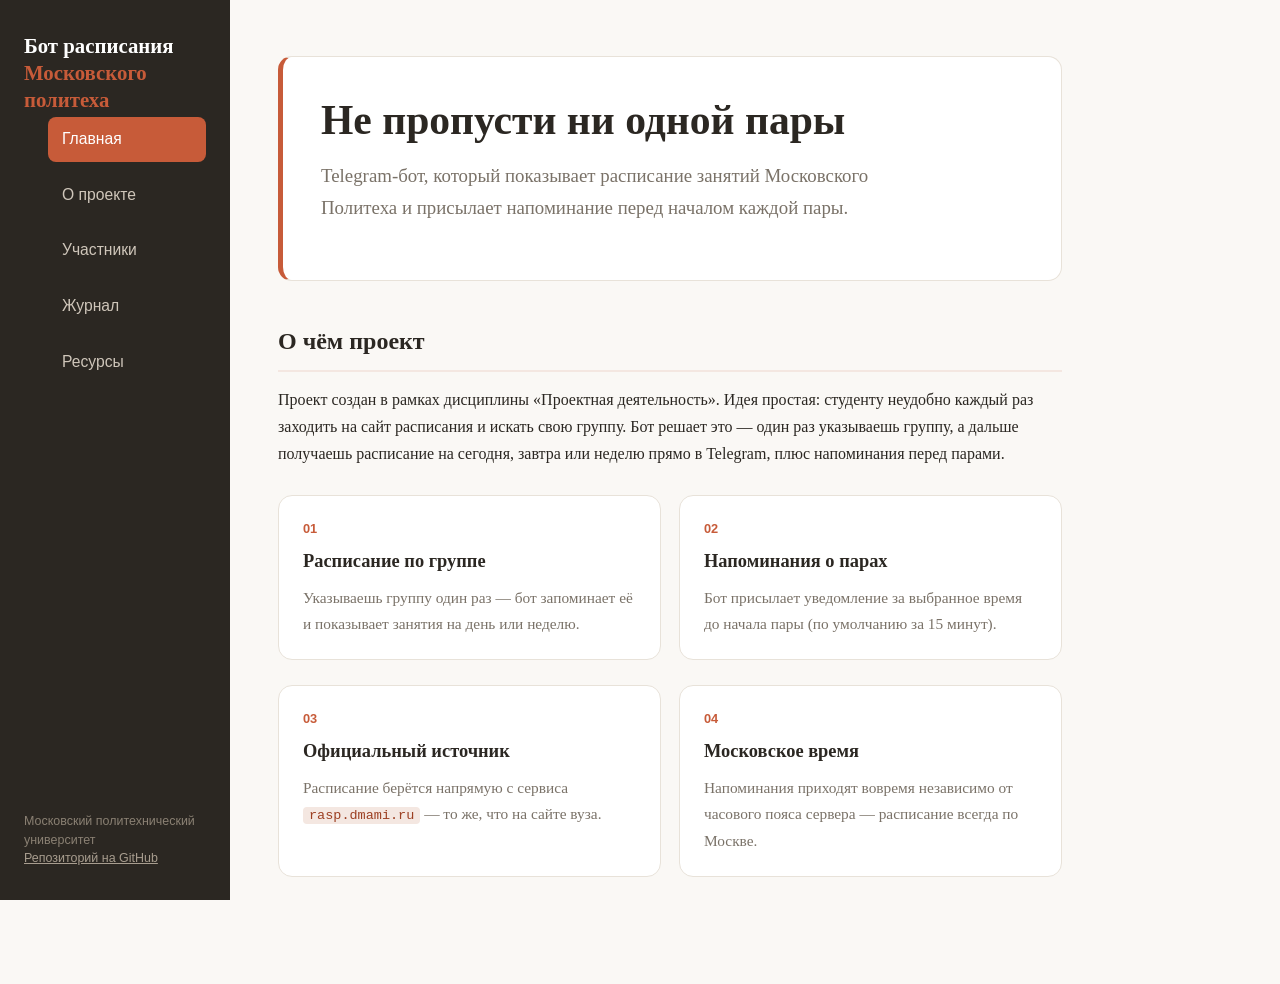
<file: site/index.html>
<!DOCTYPE html>
<html lang="ru">
<head>
    <meta charset="UTF-8">
    <meta name="viewport" content="width=device-width, initial-scale=1.0">
    <title>Бот расписания Московского политеха</title>
    <link rel="stylesheet" href="css/style.css">
</head>
<body>
    <div class="layout">

        <!-- Боковое меню -->
        <aside class="sidebar">
            <a href="index.html" class="sidebar__brand">Бот расписания<br><span>Московского политеха</span></a>
            <nav>
                <ul class="sidebar__nav">
                    <li><a href="index.html" class="is-active">Главная</a></li>
                    <li><a href="about.html">О проекте</a></li>
                    <li><a href="team.html">Участники</a></li>
                    <li><a href="journal.html">Журнал</a></li>
                    <li><a href="resources.html">Ресурсы</a></li>
                </ul>
            </nav>
            <div class="sidebar__footer">
                Московский политехнический университет<br>
                <a href="https://github.com/chivapses/practice-2026-1">Репозиторий на GitHub</a>
            </div>
        </aside>

        <!-- Контент -->
        <main class="content">

            <section class="hero">
                <h1 class="hero__title">Не пропусти ни одной пары</h1>
                <p class="hero__lead">
                    Telegram-бот, который показывает расписание занятий Московского
                    Политеха и присылает напоминание перед началом каждой пары.
                </p>
            </section>

            <h2>О чём проект</h2>
            <p>
                Проект создан в рамках дисциплины «Проектная деятельность». Идея простая:
                студенту неудобно каждый раз заходить на сайт расписания и искать свою группу.
                Бот решает это — один раз указываешь группу, а дальше получаешь расписание
                на сегодня, завтра или неделю прямо в Telegram, плюс напоминания перед парами.
            </p>

            <ol class="features">
                <li class="feature">
                    <div class="feature__num">01</div>
                    <h3>Расписание по группе</h3>
                    <p>Указываешь группу один раз — бот запоминает её и показывает занятия на день или неделю.</p>
                </li>
                <li class="feature">
                    <div class="feature__num">02</div>
                    <h3>Напоминания о парах</h3>
                    <p>Бот присылает уведомление за выбранное время до начала пары (по умолчанию за 15 минут).</p>
                </li>
                <li class="feature">
                    <div class="feature__num">03</div>
                    <h3>Официальный источник</h3>
                    <p>Расписание берётся напрямую с сервиса <code>rasp.dmami.ru</code> — то же, что на сайте вуза.</p>
                </li>
                <li class="feature">
                    <div class="feature__num">04</div>
                    <h3>Московское время</h3>
                    <p>Напоминания приходят вовремя независимо от часового пояса сервера — расписание всегда по Москве.</p>
                </li>
            </ol>

        </main>
    </div>
</body>
</html>
</file>
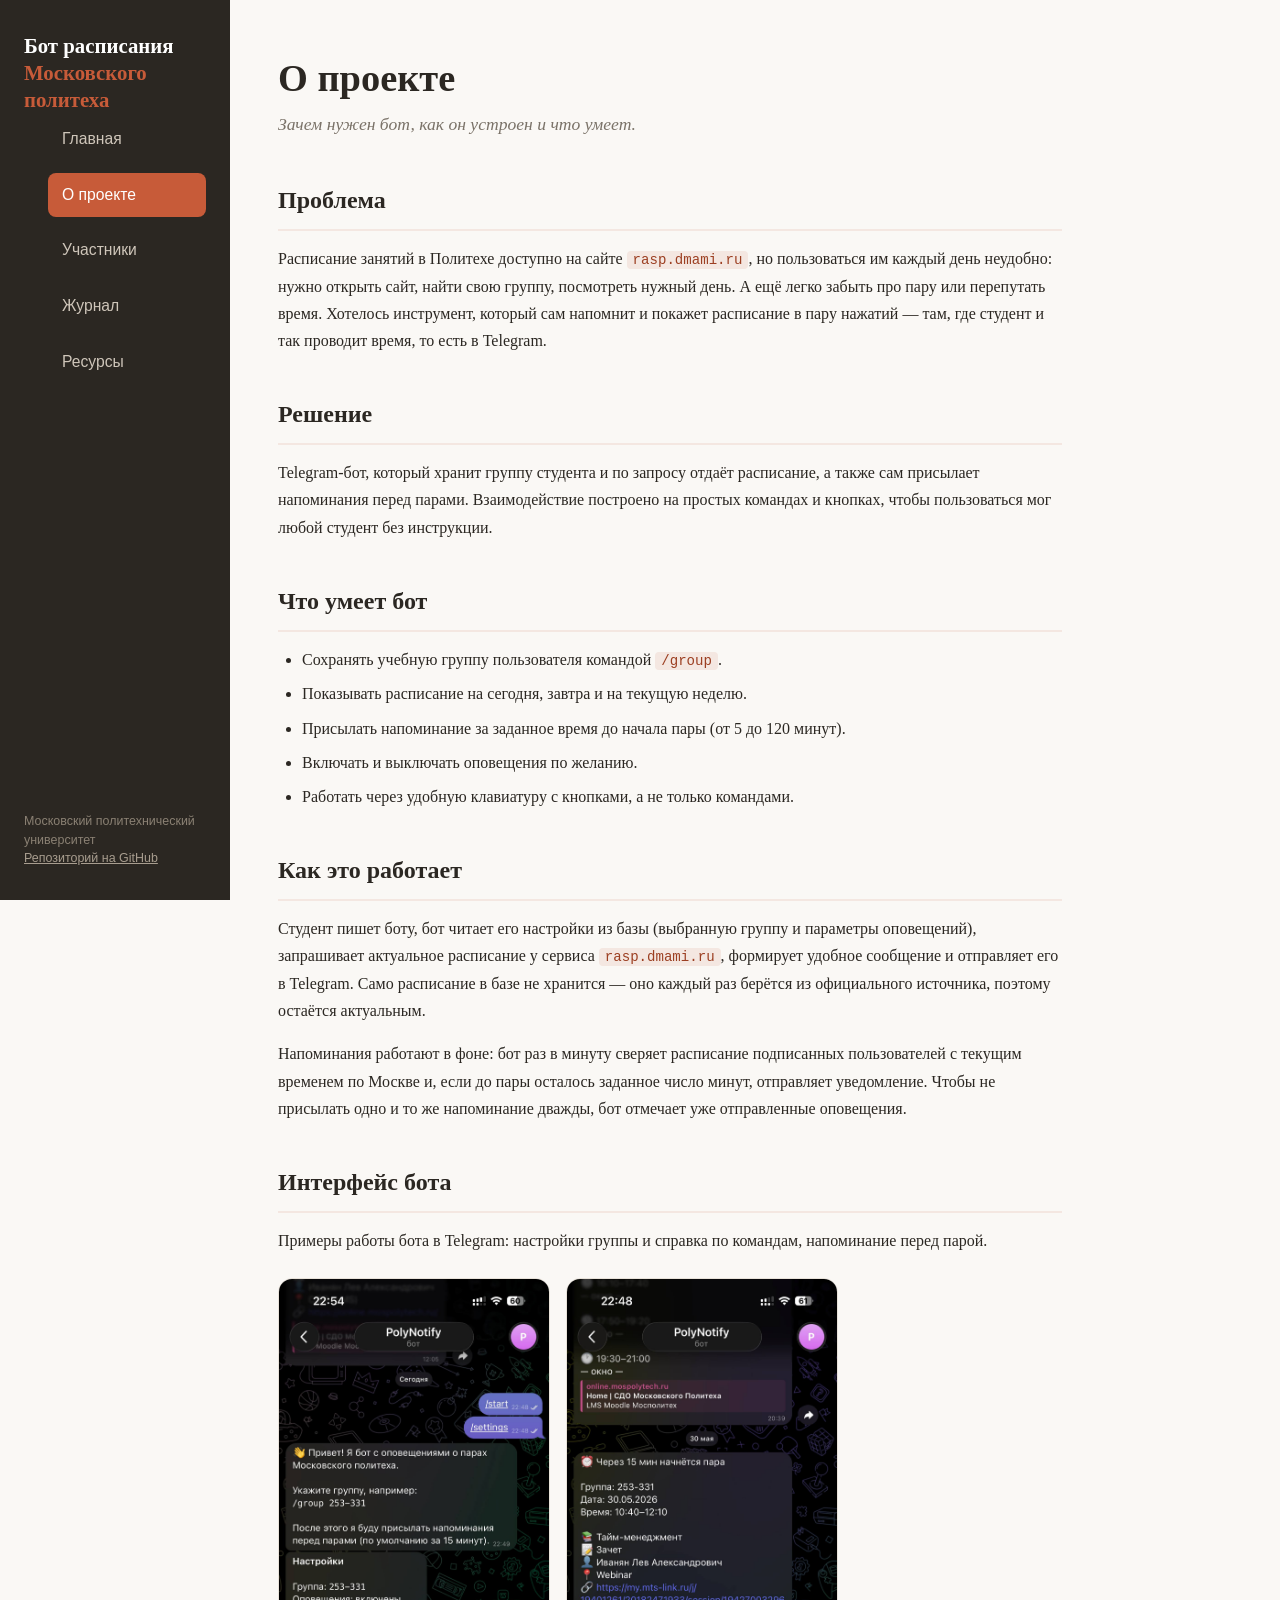
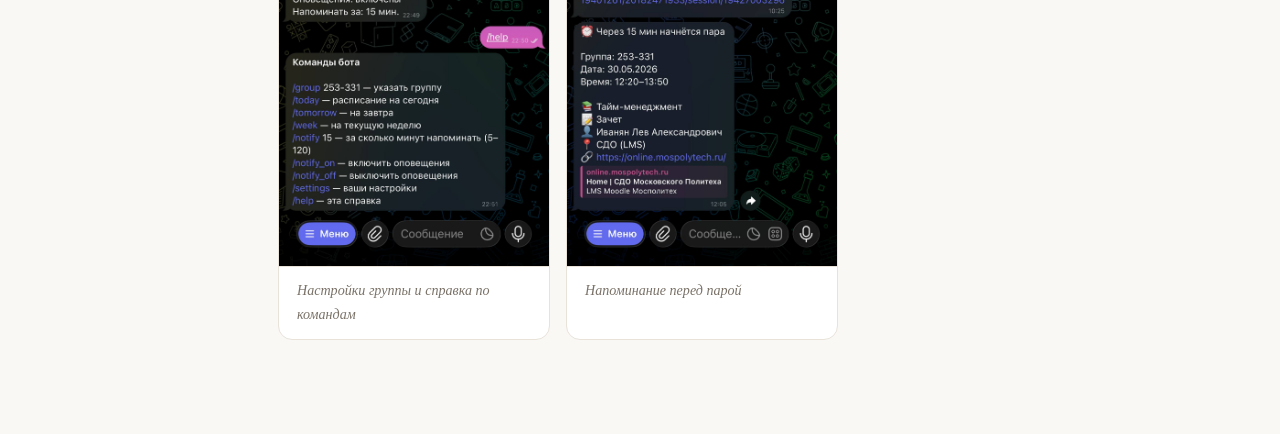
<file: site/about.html>
<!DOCTYPE html>
<html lang="ru">
<head>
    <meta charset="UTF-8">
    <meta name="viewport" content="width=device-width, initial-scale=1.0">
    <title>О проекте — Бот расписания</title>
    <link rel="stylesheet" href="css/style.css">
</head>
<body>
    <div class="layout">

        <aside class="sidebar">
            <a href="index.html" class="sidebar__brand">Бот расписания<br><span>Московского политеха</span></a>
            <nav>
                <ul class="sidebar__nav">
                    <li><a href="index.html">Главная</a></li>
                    <li><a href="about.html" class="is-active">О проекте</a></li>
                    <li><a href="team.html">Участники</a></li>
                    <li><a href="journal.html">Журнал</a></li>
                    <li><a href="resources.html">Ресурсы</a></li>
                </ul>
            </nav>
            <div class="sidebar__footer">
                Московский политехнический университет<br>
                <a href="https://github.com/chivapses/practice-2026-1">Репозиторий на GitHub</a>
            </div>
        </aside>

        <main class="content">

            <h1 class="page-title">О проекте</h1>
            <p class="page-subtitle">Зачем нужен бот, как он устроен и что умеет.</p>

            <h2>Проблема</h2>
            <p>
                Расписание занятий в Политехе доступно на сайте <code>rasp.dmami.ru</code>, но
                пользоваться им каждый день неудобно: нужно открыть сайт, найти свою группу,
                посмотреть нужный день. А ещё легко забыть про пару или перепутать время. Хотелось
                инструмент, который сам напомнит и покажет расписание в пару нажатий — там, где
                студент и так проводит время, то есть в Telegram.
            </p>

            <h2>Решение</h2>
            <p>
                Telegram-бот, который хранит группу студента и по запросу отдаёт расписание, а также
                сам присылает напоминания перед парами. Взаимодействие построено на простых командах
                и кнопках, чтобы пользоваться мог любой студент без инструкции.
            </p>

            <h2>Что умеет бот</h2>
            <ul>
                <li>Сохранять учебную группу пользователя командой <code>/group</code>.</li>
                <li>Показывать расписание на сегодня, завтра и на текущую неделю.</li>
                <li>Присылать напоминание за заданное время до начала пары (от 5 до 120 минут).</li>
                <li>Включать и выключать оповещения по желанию.</li>
                <li>Работать через удобную клавиатуру с кнопками, а не только командами.</li>
            </ul>

            <h2>Как это работает</h2>
            <p>
                Студент пишет боту, бот читает его настройки из базы (выбранную группу и параметры
                оповещений), запрашивает актуальное расписание у сервиса <code>rasp.dmami.ru</code>,
                формирует удобное сообщение и отправляет его в Telegram. Само расписание в базе не
                хранится — оно каждый раз берётся из официального источника, поэтому остаётся актуальным.
            </p>
            <p>
                Напоминания работают в фоне: бот раз в минуту сверяет расписание подписанных
                пользователей с текущим временем по Москве и, если до пары осталось заданное число минут,
                отправляет уведомление. Чтобы не присылать одно и то же напоминание дважды, бот отмечает
                уже отправленные оповещения.
            </p>

            <h2>Интерфейс бота</h2>
            <p>Примеры работы бота в Telegram: настройки группы и справка по командам, напоминание перед парой.</p>

            <div class="shots">
                <figure>
                    <img src="img/52550.jpg" alt="Настройки группы и справка по командам" loading="lazy">
                    <figcaption>Настройки группы и справка по командам</figcaption>
                </figure>
                <figure>
                    <img src="img/52551.jpg" alt="Напоминание перед парой" loading="lazy">
                    <figcaption>Напоминание перед парой</figcaption>
                </figure>
            </div>

        </main>
    </div>
</body>
</html>
</file>
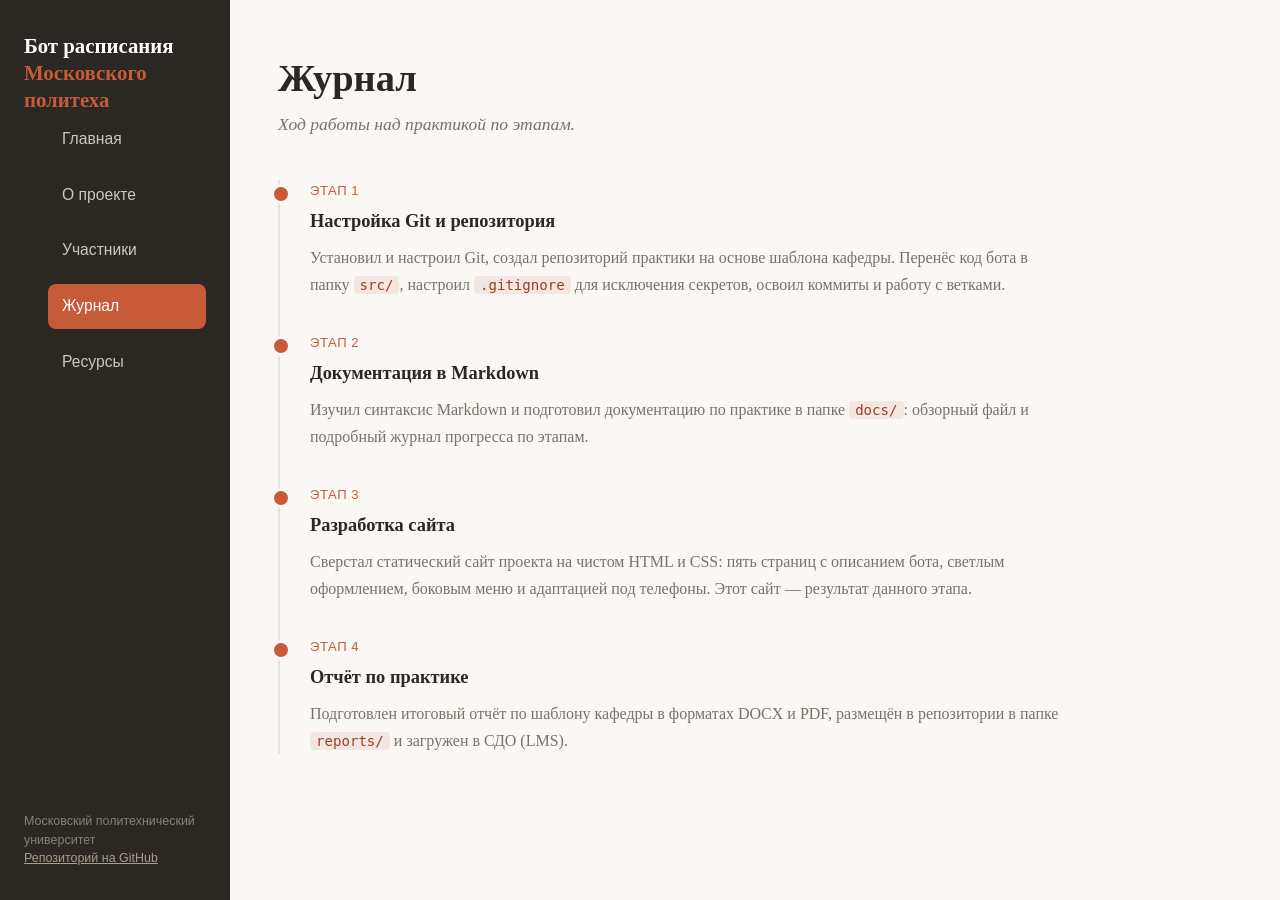
<file: site/journal.html>
<!DOCTYPE html>
<html lang="ru">
<head>
    <meta charset="UTF-8">
    <meta name="viewport" content="width=device-width, initial-scale=1.0">
    <title>Журнал — Бот расписания</title>
    <link rel="stylesheet" href="css/style.css">
</head>
<body>
    <div class="layout">

        <aside class="sidebar">
            <a href="index.html" class="sidebar__brand">Бот расписания<br><span>Московского политеха</span></a>
            <nav>
                <ul class="sidebar__nav">
                    <li><a href="index.html">Главная</a></li>
                    <li><a href="about.html">О проекте</a></li>
                    <li><a href="team.html">Участники</a></li>
                    <li><a href="journal.html" class="is-active">Журнал</a></li>
                    <li><a href="resources.html">Ресурсы</a></li>
                </ul>
            </nav>
            <div class="sidebar__footer">
                Московский политехнический университет<br>
                <a href="https://github.com/chivapses/practice-2026-1">Репозиторий на GitHub</a>
            </div>
        </aside>

        <main class="content">

            <h1 class="page-title">Журнал</h1>
            <p class="page-subtitle">Ход работы над практикой по этапам.</p>

            <div class="timeline">

                <div class="tl-item">
                    <div class="tl-item__date">Этап 1</div>
                    <h3>Настройка Git и репозитория</h3>
                    <p>
                        Установил и настроил Git, создал репозиторий практики на основе шаблона
                        кафедры. Перенёс код бота в папку <code>src/</code>, настроил
                        <code>.gitignore</code> для исключения секретов, освоил коммиты и работу с ветками.
                    </p>
                </div>

                <div class="tl-item">
                    <div class="tl-item__date">Этап 2</div>
                    <h3>Документация в Markdown</h3>
                    <p>
                        Изучил синтаксис Markdown и подготовил документацию по практике в папке
                        <code>docs/</code>: обзорный файл и подробный журнал прогресса по этапам.
                    </p>
                </div>

                <div class="tl-item">
                    <div class="tl-item__date">Этап 3</div>
                    <h3>Разработка сайта</h3>
                    <p>
                        Сверстал статический сайт проекта на чистом HTML и CSS: пять страниц с
                        описанием бота, светлым оформлением, боковым меню и адаптацией под телефоны.
                        Этот сайт — результат данного этапа.
                    </p>
                </div>

                <div class="tl-item">
                    <div class="tl-item__date">Этап 4</div>
                    <h3>Отчёт по практике</h3>
                    <p>
                        Подготовлен итоговый отчёт по шаблону кафедры в форматах DOCX и PDF,
                        размещён в репозитории в папке <code>reports/</code> и загружен в СДО (LMS).
                    </p>
                </div>

            </div>

        </main>
    </div>
</body>
</html>
</file>
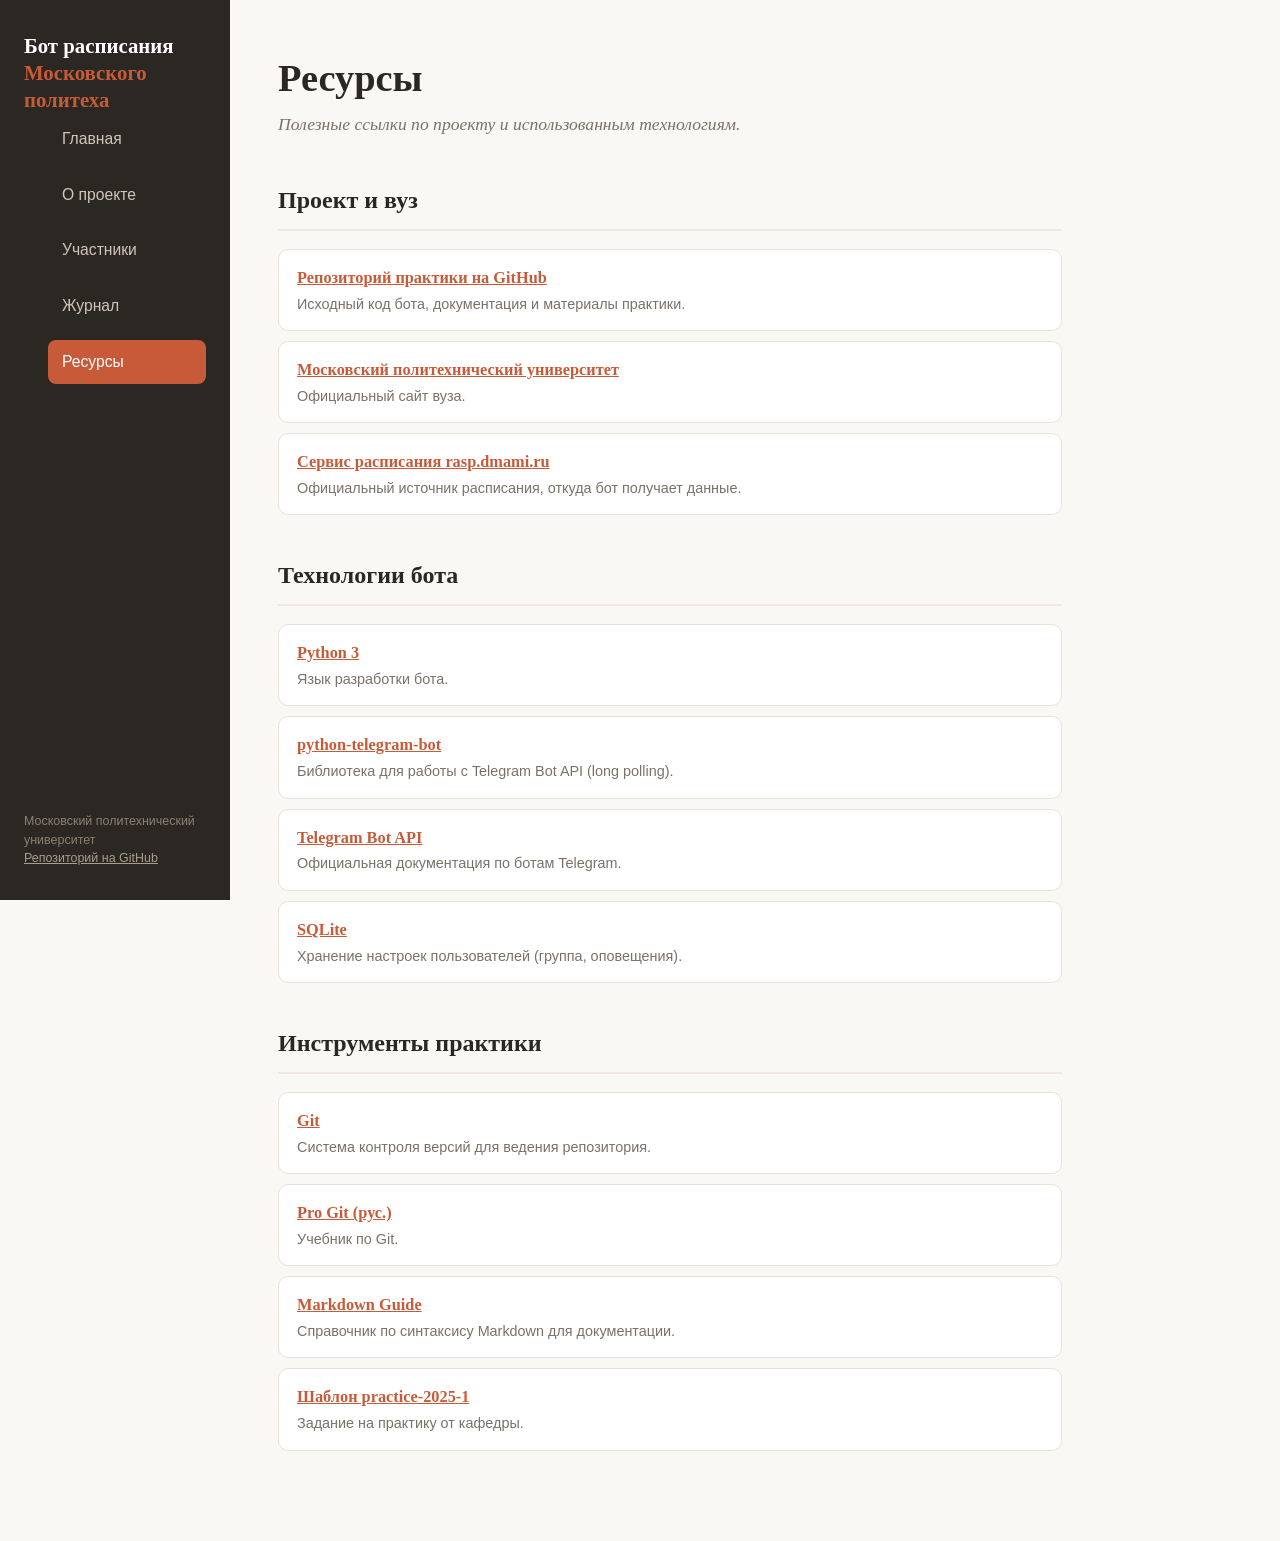
<file: site/resources.html>
<!DOCTYPE html>
<html lang="ru">
<head>
    <meta charset="UTF-8">
    <meta name="viewport" content="width=device-width, initial-scale=1.0">
    <title>Ресурсы — Бот расписания</title>
    <link rel="stylesheet" href="css/style.css">
</head>
<body>
    <div class="layout">

        <aside class="sidebar">
            <a href="index.html" class="sidebar__brand">Бот расписания<br><span>Московского политеха</span></a>
            <nav>
                <ul class="sidebar__nav">
                    <li><a href="index.html">Главная</a></li>
                    <li><a href="about.html">О проекте</a></li>
                    <li><a href="team.html">Участники</a></li>
                    <li><a href="journal.html">Журнал</a></li>
                    <li><a href="resources.html" class="is-active">Ресурсы</a></li>
                </ul>
            </nav>
            <div class="sidebar__footer">
                Московский политехнический университет<br>
                <a href="https://github.com/chivapses/practice-2026-1">Репозиторий на GitHub</a>
            </div>
        </aside>

        <main class="content">

            <h1 class="page-title">Ресурсы</h1>
            <p class="page-subtitle">Полезные ссылки по проекту и использованным технологиям.</p>

            <h2>Проект и вуз</h2>
            <ul class="reslist">
                <li>
                    <a href="https://github.com/chivapses/practice-2026-1">Репозиторий практики на GitHub</a>
                    <span>Исходный код бота, документация и материалы практики.</span>
                </li>
                <li>
                    <a href="https://mospolytech.ru/">Московский политехнический университет</a>
                    <span>Официальный сайт вуза.</span>
                </li>
                <li>
                    <a href="https://rasp.dmami.ru/">Сервис расписания rasp.dmami.ru</a>
                    <span>Официальный источник расписания, откуда бот получает данные.</span>
                </li>
            </ul>

            <h2>Технологии бота</h2>
            <ul class="reslist">
                <li>
                    <a href="https://www.python.org/">Python 3</a>
                    <span>Язык разработки бота.</span>
                </li>
                <li>
                    <a href="https://docs.python-telegram-bot.org/">python-telegram-bot</a>
                    <span>Библиотека для работы с Telegram Bot API (long polling).</span>
                </li>
                <li>
                    <a href="https://core.telegram.org/bots/api">Telegram Bot API</a>
                    <span>Официальная документация по ботам Telegram.</span>
                </li>
                <li>
                    <a href="https://www.sqlite.org/">SQLite</a>
                    <span>Хранение настроек пользователей (группа, оповещения).</span>
                </li>
            </ul>

            <h2>Инструменты практики</h2>
            <ul class="reslist">
                <li>
                    <a href="https://git-scm.com/">Git</a>
                    <span>Система контроля версий для ведения репозитория.</span>
                </li>
                <li>
                    <a href="https://git-scm.com/book/ru/v2">Pro Git (рус.)</a>
                    <span>Учебник по Git.</span>
                </li>
                <li>
                    <a href="https://www.markdownguide.org/">Markdown Guide</a>
                    <span>Справочник по синтаксису Markdown для документации.</span>
                </li>
                <li>
                    <a href="https://github.com/mospol/practice-2025-1">Шаблон practice-2025-1</a>
                    <span>Задание на практику от кафедры.</span>
                </li>
            </ul>

        </main>
    </div>
</body>
</html>
</file>
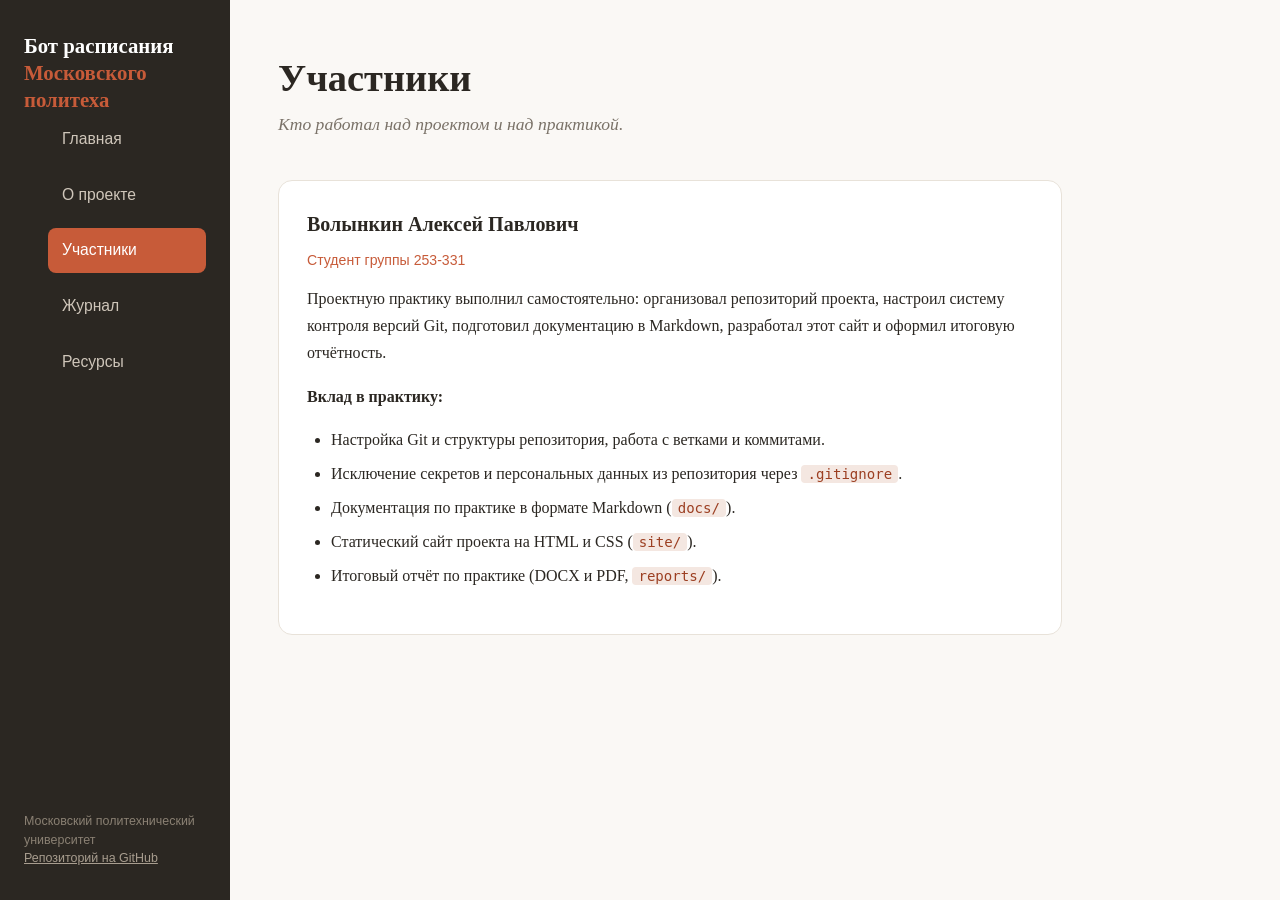
<file: site/team.html>
<!DOCTYPE html>
<html lang="ru">
<head>
    <meta charset="UTF-8">
    <meta name="viewport" content="width=device-width, initial-scale=1.0">
    <title>Участники — Бот расписания</title>
    <link rel="stylesheet" href="css/style.css">
</head>
<body>
    <div class="layout">

        <aside class="sidebar">
            <a href="index.html" class="sidebar__brand">Бот расписания<br><span>Московского политеха</span></a>
            <nav>
                <ul class="sidebar__nav">
                    <li><a href="index.html">Главная</a></li>
                    <li><a href="about.html">О проекте</a></li>
                    <li><a href="team.html" class="is-active">Участники</a></li>
                    <li><a href="journal.html">Журнал</a></li>
                    <li><a href="resources.html">Ресурсы</a></li>
                </ul>
            </nav>
            <div class="sidebar__footer">
                Московский политехнический университет<br>
                <a href="https://github.com/chivapses/practice-2026-1">Репозиторий на GitHub</a>
            </div>
        </aside>

        <main class="content">

            <h1 class="page-title">Участники</h1>
            <p class="page-subtitle">Кто работал над проектом и над практикой.</p>

            <div class="member">
                <h3>Волынкин Алексей Павлович</h3>
                <div class="member__role">Студент группы 253-331</div>
                <p>
                    Проектную практику выполнил самостоятельно: организовал репозиторий проекта,
                    настроил систему контроля версий Git, подготовил документацию в Markdown,
                    разработал этот сайт и оформил итоговую отчётность.
                </p>

                <p><strong>Вклад в практику:</strong></p>
                <ul>
                    <li>Настройка Git и структуры репозитория, работа с ветками и коммитами.</li>
                    <li>Исключение секретов и персональных данных из репозитория через <code>.gitignore</code>.</li>
                    <li>Документация по практике в формате Markdown (<code>docs/</code>).</li>
                    <li>Статический сайт проекта на HTML и CSS (<code>site/</code>).</li>
                    <li>Итоговый отчёт по практике (DOCX и PDF, <code>reports/</code>).</li>
                </ul>
            </div>

        </main>
    </div>
</body>
</html>
</file>
<file: site/css/style.css>
/* ============================================================
   Сайт проекта «Бот расписания Московского политеха»
   Светлая тема, боковое меню, терракотовый акцент.
   Один файл стилей на все страницы.
   ============================================================ */

:root {
    --bg:        #faf8f5;   /* тёплый светлый фон страницы */
    --surface:   #ffffff;   /* фон карточек */
    --sidebar:   #2b2722;   /* тёмный графит для бокового меню */
    --border:    #e8e2d9;   /* светлые рамки */
    --text:      #2b2722;   /* основной тёмный текст */
    --muted:     #7a7268;   /* приглушённый текст */
    --accent:    #c75b39;   /* терракота — основной акцент */
    --accent-soft:#f4e7e1;  /* бледная терракота для фонов */
    --radius:    14px;
    --sidebar-w: 230px;
}

* {
    margin: 0;
    padding: 0;
    box-sizing: border-box;
}

body {
    background: var(--bg);
    color: var(--text);
    font-family: Georgia, "Times New Roman", serif;  /* серифный шрифт — уход от типового sans */
    line-height: 1.7;
    -webkit-font-smoothing: antialiased;
}

/* ============================================================
   МАКЕТ: боковое меню слева + контент справа
   ============================================================ */
.layout {
    display: flex;
    min-height: 100vh;
}

/* === Боковое меню (сайдбар) === */
.sidebar {
    width: var(--sidebar-w);
    background: var(--sidebar);
    color: #f0ebe4;
    padding: 32px 24px;
    position: fixed;        /* меню остаётся на месте при прокрутке */
    top: 0;
    bottom: 0;
    left: 0;
    display: flex;
    flex-direction: column;
}

.sidebar__brand {
    font-size: 1.3rem;
    font-weight: 700;
    color: #fff;
    text-decoration: none;
    line-height: 1.3;
    margin-bottom: 4px;
}

.sidebar__brand span { color: var(--accent); }

.sidebar__tagline {
    font-size: 0.82rem;
    color: #a89d8f;
    font-family: -apple-system, "Segoe UI", sans-serif;
    margin-bottom: 36px;
}

.sidebar__nav {
    display: flex;
    flex-direction: column;
    gap: 4px;
    list-style: none;
}

.sidebar__nav a {
    display: block;
    color: #cfc6ba;
    text-decoration: none;
    font-family: -apple-system, "Segoe UI", sans-serif;
    font-size: 0.98rem;
    padding: 9px 14px;
    border-radius: 8px;
    transition: background 0.15s, color 0.15s;
}

.sidebar__nav a:hover {
    background: rgba(255,255,255,0.06);
    color: #fff;
}

/* Текущая страница подсвечена терракотой */
.sidebar__nav a.is-active {
    background: var(--accent);
    color: #fff;
}

.sidebar__footer {
    margin-top: auto;
    font-size: 0.78rem;
    color: #8a8073;
    font-family: -apple-system, "Segoe UI", sans-serif;
    line-height: 1.5;
}

.sidebar__footer a { color: #a89d8f; }

/* === Область контента === */
.content {
    margin-left: var(--sidebar-w);
    flex: 1;
    padding: 56px 48px 72px;
    max-width: 880px;
}

/* === Типографика контента === */
.page-title {
    font-size: 2.4rem;
    font-weight: 700;
    line-height: 1.15;
    margin-bottom: 10px;
}

.page-subtitle {
    color: var(--muted);
    font-size: 1.1rem;
    font-style: italic;
    margin-bottom: 40px;
}

h2 {
    font-size: 1.5rem;
    margin: 40px 0 14px;
    padding-bottom: 8px;
    border-bottom: 2px solid var(--accent-soft);
}

h3 { font-size: 1.15rem; margin: 22px 0 8px; }

p { margin-bottom: 16px; }

a { color: var(--accent); }

ul, ol { margin: 0 0 18px 24px; }
li { margin-bottom: 7px; }

code {
    font-family: "Consolas", "SF Mono", monospace;
    background: var(--accent-soft);
    border-radius: 4px;
    padding: 1px 6px;
    font-size: 0.88em;
    color: #9c3f22;
}

/* === Hero на главной === */
.hero {
    background: var(--surface);
    border: 1px solid var(--border);
    border-left: 5px solid var(--accent);
    border-radius: var(--radius);
    padding: 40px 38px;
    margin-bottom: 40px;
}

.hero__eyebrow {
    font-family: -apple-system, "Segoe UI", sans-serif;
    font-size: 0.8rem;
    letter-spacing: 0.08em;
    text-transform: uppercase;
    color: var(--accent);
    margin-bottom: 12px;
}

.hero__title {
    font-size: 2.6rem;
    line-height: 1.12;
    margin-bottom: 16px;
}

.hero__lead {
    color: var(--muted);
    font-size: 1.18rem;
    max-width: 620px;
}

/* === Карточки возможностей (нумерованный список-сетка) === */
.features {
    display: grid;
    grid-template-columns: repeat(2, 1fr);
    gap: 18px;
    margin: 28px 0;
    list-style: none;
}

.feature {
    background: var(--surface);
    border: 1px solid var(--border);
    border-radius: var(--radius);
    padding: 22px 24px;
}

.feature__num {
    font-family: -apple-system, "Segoe UI", sans-serif;
    font-size: 0.8rem;
    color: var(--accent);
    font-weight: 700;
}

.feature h3 { margin: 6px 0 8px; }
.feature p  { margin: 0; color: var(--muted); font-size: 0.96rem; }

/* === Карточки ресурсов === */
.reslist { list-style: none; margin: 18px 0; }

.reslist li {
    background: var(--surface);
    border: 1px solid var(--border);
    border-radius: 10px;
    padding: 14px 18px;
    margin-bottom: 10px;
}

.reslist a { font-weight: 700; font-size: 1.02rem; }
.reslist span { display: block; color: var(--muted); font-size: 0.9rem;
    font-family: -apple-system, "Segoe UI", sans-serif; }

/* ============================================================
   ЖУРНАЛ — вертикальный таймлайн с точками
   (другой приём, чем "полоска слева")
   ============================================================ */
.timeline {
    position: relative;
    margin: 30px 0 0;
    padding-left: 30px;
    border-left: 2px solid var(--border);
}

.tl-item { position: relative; margin-bottom: 34px; }

/* Точка на линии */
.tl-item::before {
    content: "";
    position: absolute;
    left: -39px;
    top: 4px;
    width: 14px;
    height: 14px;
    border-radius: 50%;
    background: var(--accent);
    border: 3px solid var(--bg);
}

.tl-item__date {
    font-family: -apple-system, "Segoe UI", sans-serif;
    font-size: 0.82rem;
    letter-spacing: 0.04em;
    text-transform: uppercase;
    color: var(--accent);
    margin-bottom: 4px;
}

.tl-item h3 { margin: 0 0 6px; }
.tl-item p  { margin: 0; color: var(--muted); }

/* === Участники === */
.member {
    background: var(--surface);
    border: 1px solid var(--border);
    border-radius: var(--radius);
    padding: 26px 28px;
    margin-bottom: 18px;
}

.member h3 { margin-top: 0; font-size: 1.25rem; }
.member__role {
    font-family: -apple-system, "Segoe UI", sans-serif;
    font-size: 0.88rem;
    color: var(--accent);
    margin-bottom: 12px;
}

/* === Изображения === */
figure {
    margin: 26px 0;
    background: var(--surface);
    border: 1px solid var(--border);
    border-radius: var(--radius);
    overflow: hidden;
}

figure img, figure svg { width: 100%; height: auto; display: block; }

figcaption {
    color: var(--muted);
    font-size: 0.88rem;
    font-style: italic;
    padding: 12px 18px;
    border-top: 1px solid var(--border);
}

/* Галерея скриншотов */
.shots {
    display: grid;
    grid-template-columns: repeat(2, 1fr);
    gap: 16px;
    margin: 24px 0;
    max-width: 560px;
}

.shots figure { margin: 0; }

/* ============================================================
   АДАПТИВНОСТЬ: на телефоне меню уезжает наверх
   ============================================================ */
@media (max-width: 760px) {
    .layout { flex-direction: column; }

    .sidebar {
        position: static;
        width: 100%;
        flex-direction: row;
        flex-wrap: wrap;
        align-items: center;
        gap: 8px 16px;
        padding: 18px 20px;
    }

    .sidebar__brand { margin-bottom: 0; font-size: 1.1rem; }
    .sidebar__tagline { display: none; }
    .sidebar__footer { display: none; }

    .sidebar__nav {
        flex-direction: row;
        flex-wrap: wrap;
        gap: 4px;
        width: 100%;
    }

    .content {
        margin-left: 0;
        padding: 32px 22px 56px;
        max-width: 100%;
    }

    .features, .shots { grid-template-columns: 1fr; }
    .hero__title { font-size: 1.9rem; }
    .page-title { font-size: 1.9rem; }
}
</file>
